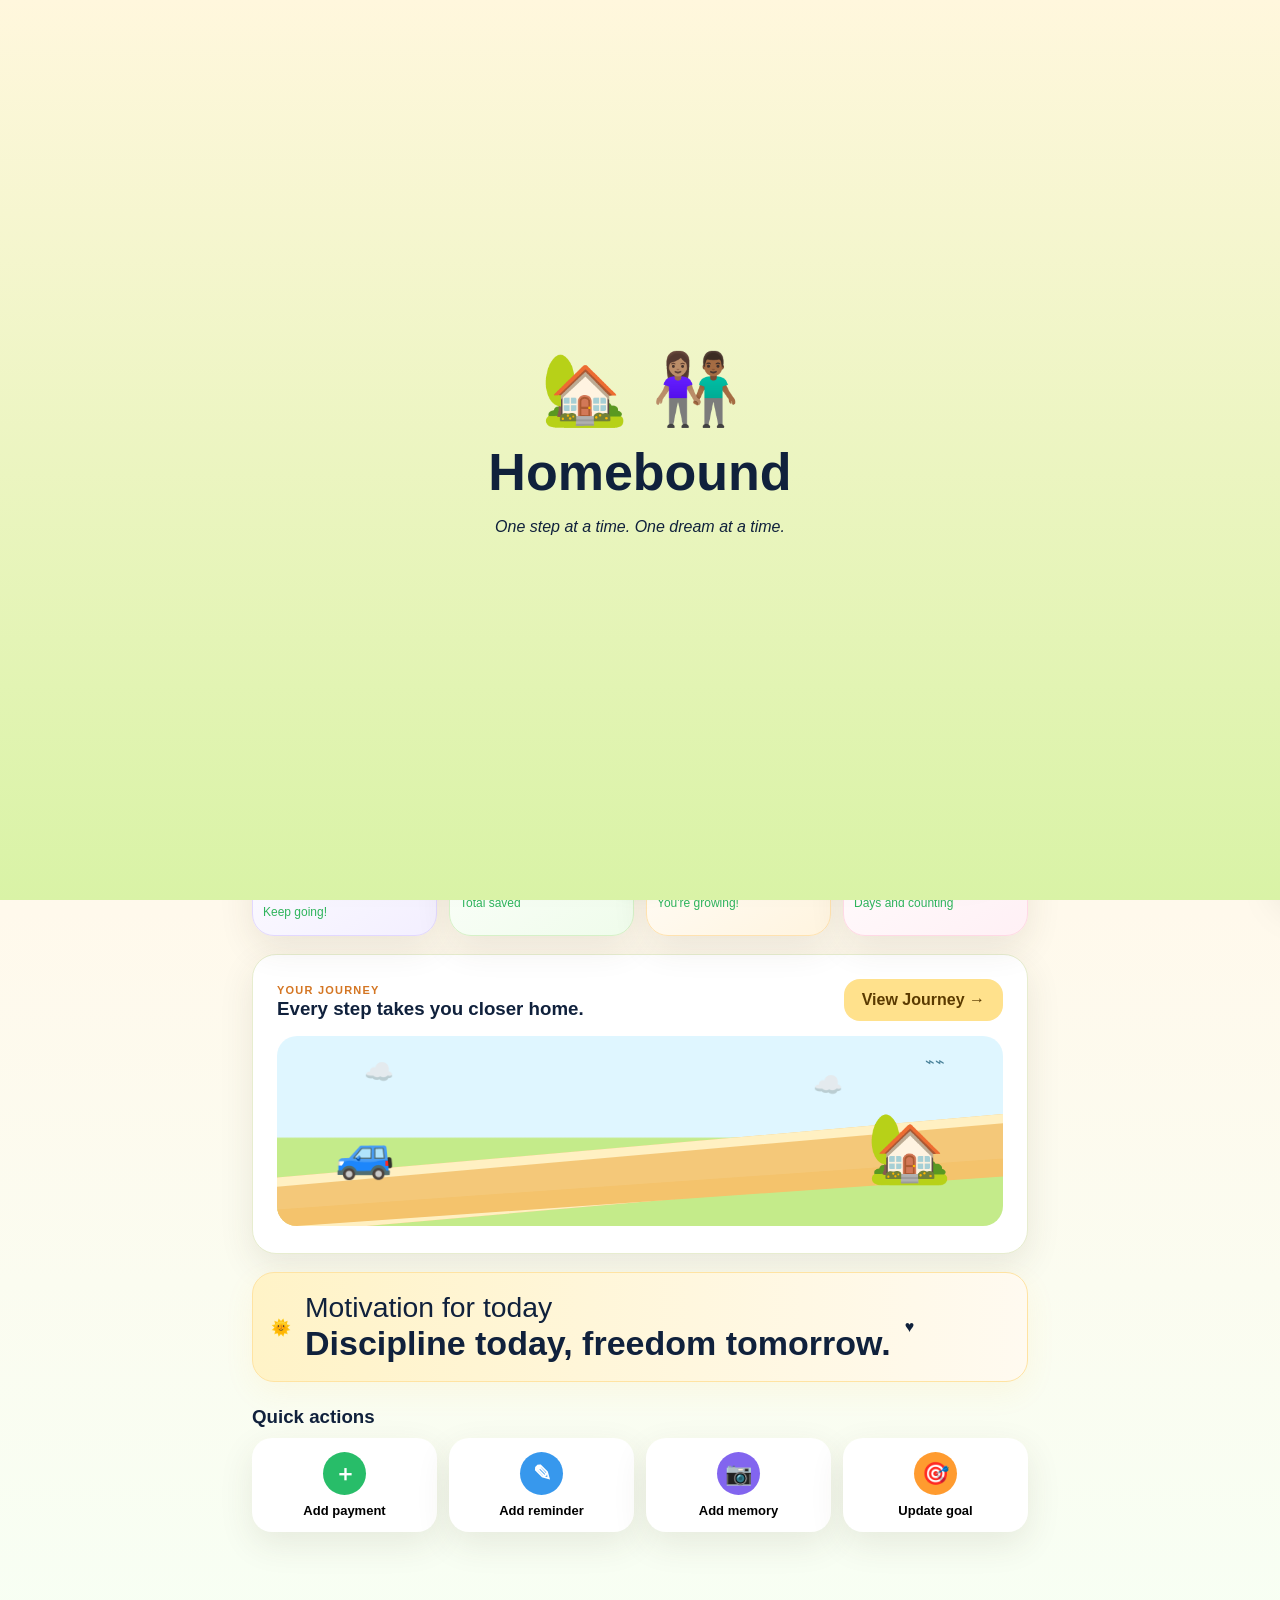
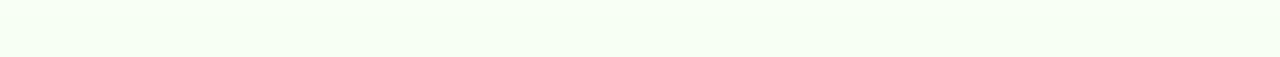
<file: index.html>
<!doctype html>
<html lang="en-AU">
<head>
  <meta charset="utf-8">
  <meta name="viewport" content="width=device-width,initial-scale=1,viewport-fit=cover">
  <meta name="theme-color" content="#fffaf1">
  <meta name="apple-mobile-web-app-capable" content="yes">
  <meta name="apple-mobile-web-app-status-bar-style" content="default">
  <meta name="apple-mobile-web-app-title" content="Homebound">
  <title>Homebound 5.0</title>
  <link rel="manifest" href="manifest.webmanifest">
  <link rel="apple-touch-icon" href="homebound-icon.png">
  <link rel="stylesheet" href="styles.css?v=5.0.0">
</head>
<body>
  <div id="splash" class="splash" aria-hidden="true">
    <div class="splash-world"><span>🏡</span><span class="splash-couple">👩🏽‍🤝‍👨🏾</span></div>
    <h1>Homebound</h1><p>One step at a time. One dream at a time.</p>
  </div>

  <div class="app-shell">
    <header class="topbar">
      <div><h1>Homebound <span class="heart">♥</span></h1><p>One step at a time. One dream at a time.</p></div>
      <button class="icon-button notification-button" id="notificationButton" aria-label="Notifications">🔔<span id="notificationBadge" class="badge-count" hidden>0</span></button>
    </header>

    <div id="recoveryBanner" class="recovery-banner" hidden>
      <div><strong>🛡️ Recovery copy available</strong><span>A previous local version of your data can be restored.</span></div>
      <button id="restoreRecovery" class="button green">Restore</button>
    </div>

    <main id="mainContent">
      <section class="tab-panel" data-tab="journey" hidden>
        <div class="section-heading"><div><h2>Your Journey 🚙</h2><p>Every step takes you closer home. ❤️</p></div></div>
        <article class="next-step-card tappable" data-detail="nextStep"><span>🗓️</span><div><small>Today's next step</small><strong id="nextStepText">Take one small step forward</strong><em id="nextStepDue">Ready when you are</em></div><button class="button green" data-action="quickPayment">Make payment</button></article>
        <div class="journey-scene">
          <div class="sky-birds">⌁　⌁</div><div class="waterfall">💧</div><div class="journey-road"><div id="journeyCar" class="journey-car">🚙</div><div class="you-sign">📍 You are here</div></div>
          <div id="journeyDestinations" class="destination-list"></div>
        </div>
        <div class="three-stats">
          <div><span>📅</span><small>Estimated completion</small><strong id="journeyEstimate">—</strong></div>
          <div><span>🧭</span><small>Journey progress</small><strong id="journeyPercent">0%</strong></div>
          <div><span>⭐</span><small>Total cleared</small><strong id="journeyCleared">$0</strong></div>
        </div>
        <article class="card"><div class="card-title"><h3>Journey highlights</h3><button class="text-button" data-tab-target="wins">View all</button></div><div id="journeyHighlights" class="highlight-row"></div></article>
      </section>

      <section class="tab-panel" data-tab="garden" hidden>
        <div class="section-heading"><div><h2>Your Garden 🌱</h2><p>Every step you take helps something beautiful grow.</p></div></div>
        <div class="four-stats garden-stats">
          <button class="stat-card tappable" data-detail="netWorth"><span>🌿</span><small>Net worth</small><strong id="gardenNetWorth">$0</strong><em>Growing strong!</em></button>
          <button class="stat-card tappable" data-detail="savings"><span>🌱</span><small>Total saved</small><strong id="gardenSavings">$0</strong><em>This is you!</em></button>
          <button class="stat-card tappable" data-detail="growth"><span>🌿</span><small>Growth this month</small><strong id="gardenGrowth">$0</strong><em>Keep it up!</em></button>
          <button class="stat-card tappable" data-detail="gardenLevel"><span>🌸</span><small>Garden level</small><strong id="gardenLevel">Level 1</strong><em>Keep growing!</em></button>
        </div>
        <article id="gardenWorld" class="garden-world level-1">
          <div class="garden-sun">☀️</div><div class="garden-house">🏡</div><div class="garden-pond">🐟</div><div class="garden-butterfly">🦋</div>
          <div id="gardenZones" class="garden-zones"></div>
        </article>
        <article class="card explore-card"><div><strong>Explore & interact</strong><p>Tap around your garden to discover little moments of joy.</p></div><div><button class="round-tap" data-garden-tap="butterfly">🦋</button><button class="round-tap" data-garden-tap="fish">🐠</button><button class="round-tap" data-garden-tap="bee">🐝</button><button class="round-tap" data-garden-tap="bird">🐦</button></div></article>
        <article class="motivation-card">🌞 <div><small>Garden thought</small><strong>Patience, consistency and small steps create the most beautiful gardens.</strong></div>♥</article>
      </section>

      <section class="tab-panel" data-tab="dreams" hidden>
        <div class="section-heading"><div><h2>Your Dreams ⭐</h2><p>Big or small, every dream counts.</p></div><button class="icon-button" data-action="addDream">＋</button></div>
        <article class="dream-hero"><div class="balloons">🎈　🎈</div><blockquote>“Dream it.<br>Plan it.<br>Grow it.<br>Live it.” 💜</blockquote><div class="dream-house">🏡</div></article>
        <div class="four-stats">
          <div><span>⭐</span><small>Total dreams</small><strong id="dreamCount">0</strong></div><div><span>🐷</span><small>Total saved</small><strong id="dreamSaved">$0</strong></div><div><span>📈</span><small>Monthly saving</small><strong id="dreamMonthly">$0</strong></div><div><span>🎯</span><small>On track</small><strong id="dreamOnTrack">0</strong></div>
        </div>
        <div class="card-title"><h3>Your dream collection</h3><button class="text-button" data-action="addDream">Add new</button></div>
        <div id="dreamGrid" class="dream-grid"></div>
        <button class="add-card" data-action="addDream"><span>＋</span><div><strong>Add a new dream</strong><small>Because the next big thing could be yours!</small></div></button>
      </section>

      <section class="tab-panel home-panel active" data-tab="home">
        <article class="welcome-card welcome-hero" aria-labelledby="homeWelcomeTitle">
          <div class="welcome-copy">
            <span class="eyebrow">Your family goals</span>
            <h2 id="homeWelcomeTitle"><span id="greeting">Good evening,<br>welcome home 👋</span></h2>
            <p id="stepsCloser">Every day brings you closer to the life you're building together.</p>
            <span class="encouragement">♥ Keep going, you're doing great!</span>
          </div>
          <div class="family-scene emoji-couple" aria-label="A cheerful illustrated couple in a sunny landscape">
            <span class="scene-sun sun" aria-hidden="true">☀️</span>
            <span class="scene-cloud cloud-a" aria-hidden="true">☁️</span>
            <span class="scene-cloud cloud-b" aria-hidden="true">☁️</span>
            <span class="scene-bird bird" aria-hidden="true">🕊️</span>
            <div class="scene-hill scene-hill-back"></div><div class="scene-hill scene-hill-front"></div>
            <div class="sticker-couple" aria-hidden="true"><span>👩🏽</span><b>♥</b><span>👨🏽‍🦱</span></div>
          </div>
        </article>

        <article class="today-card tappable" data-detail="today">
          <div class="today-icon">🌞</div>
          <div class="today-copy"><small>Today</small><strong id="todayHeadline">A beautiful day to move forward.</strong><p id="todayDetails">No urgent reminders.</p></div>
          <span class="today-arrow">›</span>
        </article>

        <div class="four-stats home-stats">
          <button class="stat-card tappable stat-purple" data-detail="debtCleared"><span>📈</span><small>Journey cleared</small><strong id="homeDebtPercent">0%</strong><div class="micro-progress"><i id="homeDebtBar"></i></div><em>Keep going!</em></button>
          <button class="stat-card tappable stat-green" data-detail="savings"><span>🐷</span><small>Savings</small><strong id="homeSavings">$0</strong><em>Total saved</em></button>
          <button class="stat-card tappable stat-orange" data-detail="netWorth"><span>🪴</span><small>Net worth</small><strong id="homeNetWorth">$0</strong><em>You're growing!</em></button>
          <button class="stat-card tappable stat-pink" data-detail="daysTogether"><span>📅</span><small>Days together</small><strong id="daysTogether">—</strong><em>Days and counting</em></button>
        </div>

        <article class="card journey-preview tappable" data-tab-target="journey">
          <div class="card-title"><div><span class="eyebrow">Your journey</span><h3>Every step takes you closer home.</h3></div><button class="button yellow">View Journey →</button></div>
          <div class="preview-landscape story-landscape"><span class="tiny-cloud cloud-one">☁️</span><span class="tiny-cloud cloud-two">☁️</span><span class="tiny-birds">⌁⌁</span><span class="preview-car" id="previewCar">🚙</span><span class="preview-home">🏡</span></div>
          <div id="previewMilestones" class="preview-milestones"></div>
        </article>

        <article class="motivation-card">🌞 <div><small>Motivation for today</small><strong id="dailyMotivation">Discipline today, freedom tomorrow.</strong></div><span>♥</span></article>

        <section class="quick-actions-panel">
          <h3 class="subheading">Quick actions</h3>
          <div class="quick-actions">
            <button data-action="quickPayment"><span class="qa-green">＋</span>Add payment</button>
            <button data-action="addReminder"><span class="qa-blue">✎</span>Add reminder</button>
            <button data-action="addMemory"><span class="qa-purple">📷</span>Add memory</button>
            <button data-action="addDream"><span class="qa-orange">🎯</span>Update goal</button>
          </div>
        </section>
      </section>

      <section class="tab-panel" data-tab="adventures" hidden>
        <div class="section-heading"><div><h2>🌊 Adventures</h2><p>Explore the world. Collect memories that last a lifetime.</p></div><button class="icon-button" data-action="addTrip">＋</button></div>
        <article class="adventure-hero"><blockquote>“Collect moments,<br>not things.” 💜</blockquote><div class="xuv">🚙</div><div class="camp-couple">👩🏽‍🤝‍👨🏾</div></article>
        <div class="four-stats"><div><span>🧳</span><small>Trips taken</small><strong id="tripCount">0</strong></div><div><span>🌍</span><small>Places visited</small><strong id="placeCount">0</strong></div><div><span>💼</span><small>Total spent</small><strong id="tripSpent">$0</strong></div><div><span>📸</span><small>Memories</small><strong id="tripMemories">0</strong></div></div>
        <article class="passport card"><div class="passport-cover"><strong>HOMEBOUND<br>ADVENTURES<br>PASSPORT</strong><span>🌐</span></div><div id="passportStamps" class="passport-pages"></div></article>
        <div class="card-title"><h3>Your adventures</h3><button class="text-button" data-action="addTrip">Plan new trip</button></div><div id="tripGrid" class="trip-grid"></div>
        <article class="card next-adventure tappable" data-detail="nextTrip"><div><h3>Plan your next adventure</h3><p>Dream it. Plan it. Save for it. Make it happen.</p><div class="progress"><i id="tripProgress"></i></div><small id="tripProgressLabel">No next-trip goal yet</small></div><span>🗺️📷</span></article>
      </section>

      <section class="tab-panel" data-tab="memories" hidden>
        <div class="section-heading"><div><h2>📖 Memories</h2><p>Relive the moments. Cherish our story forever.</p></div><button class="icon-button" data-action="addMemory">＋</button></div>
        <article class="memory-hero"><blockquote>“It's not about what we have,<br>it's about the memories we create together.” ❤️</blockquote><div>👩🏽‍🤝‍👨🏾</div></article>
        <div class="five-stats"><div><span>📷</span><small>Moments</small><strong id="memoryCount">0</strong></div><div><span>🖼️</span><small>Photos</small><strong id="photoCount">0</strong></div><div><span>📍</span><small>Places</small><strong id="memoryPlaces">0</strong></div><div><span>❤️</span><small>Years together</small><strong id="yearsTogether">—</strong></div><div><span>📓</span><small>Journal entries</small><strong id="journalCount">0</strong></div></div>
        <div class="card-title"><h3>Our story timeline</h3><button class="text-button" data-action="addMemory">Add moment</button></div>
        <div class="year-filters" id="memoryFilters"><button class="active" data-year="all">All</button></div>
        <div id="memoryTimeline" class="memory-timeline"></div>
      </section>

      <section class="tab-panel" data-tab="wins" hidden>
        <div class="section-heading"><div><h2>🏆 Wins</h2><p>Celebrate every win, big or small. We did it!</p></div><button class="icon-button" data-action="addWin">＋</button></div>
        <article class="wins-hero"><blockquote>“Small wins today,<br>big freedom tomorrow.” ⭐</blockquote><div>👩🏽‍🤝‍👨🏾🙌</div></article>
        <div class="five-stats"><div><span>🏆</span><small>Total wins</small><strong id="winCount">0</strong></div><div><span>🎄</span><small>Milestones</small><strong id="milestoneCount">0</strong></div><div><span>📈</span><small>Goals achieved</small><strong id="goalsAchieved">0</strong></div><div><span>❤️</span><small>Days in a row</small><strong id="streakDays">0</strong></div><div><span>🥇</span><small>Streaks going</small><strong id="streakCount">0</strong></div></div>
        <div class="category-filters" id="winFilters"><button class="active" data-category="all">All</button><button data-category="Financial">Financial</button><button data-category="Life">Life</button><button data-category="Travel">Travel</button><button data-category="Relationship">Relationship</button></div>
        <div id="winGrid" class="win-grid"></div>
        <article class="card streak-card"><h3>Your win streaks</h3><div id="streakGrid" class="streak-grid"></div></article>
      </section>
    </main>

    <nav class="bottom-nav" aria-label="Main navigation">
      <button data-tab-target="journey"><span>🚙</span><small>Journey</small></button>
      <button data-tab-target="garden"><span>🌿</span><small>Garden</small></button>
      <button data-tab-target="dreams"><span>⭐</span><small>Dreams</small></button>
      <button class="home-nav active" data-tab-target="home"><span>🏠</span><small>Home</small></button>
      <button data-tab-target="adventures"><span>🌊</span><small>Adventures</small></button>
      <button data-tab-target="memories"><span>📖</span><small>Memories</small></button>
      <button data-tab-target="wins"><span>🏆</span><small>Wins</small></button>
    </nav>
  </div>

  <dialog id="detailDialog" class="modal"><form method="dialog"><button class="modal-close" value="cancel">×</button><div id="detailContent"></div></form></dialog>
  <dialog id="formDialog" class="modal"><form id="dynamicForm" method="dialog"><button class="modal-close" value="cancel">×</button><div id="formContent"></div><div class="modal-actions"><button value="cancel" class="button secondary">Cancel</button><button id="formSave" value="default" class="button green">Save</button></div></form></dialog>
  <aside id="notificationDrawer" class="drawer" aria-hidden="true"><div class="drawer-header"><div><h2>Notifications</h2><p>What matters today.</p></div><button id="closeNotifications" class="icon-button">×</button></div><div id="notificationList"></div><div class="drawer-tools"><button class="button secondary" data-action="backup">Data & backup</button></div><button class="add-card" data-action="addReminder"><span>＋</span><div><strong>Add reminder</strong><small>Payments, life events, travel and dreams.</small></div></button></aside>
  <div id="toast" class="toast" role="status"></div><div id="celebrationLayer" class="celebration-layer"></div>
  <input id="photoPicker" type="file" accept="image/*" hidden>
  <script src="app.js?v=5.0.0"></script>
</body>
</html>
</file>
<file: styles.css>
:root{--ink:#10213c;--muted:#687386;--cream:#fffaf1;--card:#fff;--green:#2fb45c;--green-soft:#eaf9df;--yellow:#ffc84c;--purple:#8c62e8;--pink:#ff6f91;--blue:#4b9ced;--orange:#ff8c32;--shadow:0 12px 34px rgba(68,55,36,.10);--radius:24px;--safe-bottom:env(safe-area-inset-bottom,0px)}*{box-sizing:border-box}html{background:var(--cream);color:var(--ink);font-family:-apple-system,BlinkMacSystemFont,"Segoe UI",sans-serif}body{margin:0;background:radial-gradient(circle at 80% 0,#fff7d8 0,transparent 28%),var(--cream);min-height:100vh}.app-shell{max-width:760px;margin:0 auto;padding:24px 22px calc(125px + var(--safe-bottom))}.topbar{display:flex;justify-content:space-between;align-items:center;margin:10px 0 22px}.topbar h1{font-size:clamp(34px,8vw,48px);margin:0;letter-spacing:-2px}.topbar p{margin:3px 0;color:var(--ink);font-style:italic}.heart{color:var(--pink)}button{font:inherit}.icon-button{border:0;background:#fff;width:52px;height:52px;border-radius:18px;box-shadow:var(--shadow);font-size:24px;cursor:pointer;position:relative}.badge-count{position:absolute;right:-5px;top:-7px;background:#ef4141;color:white;border-radius:99px;padding:3px 7px;font-size:12px;border:2px solid white}.recovery-banner{display:flex;align-items:center;justify-content:space-between;gap:14px;padding:16px 18px;background:linear-gradient(90deg,#f1ffe9,#fff);border:1px solid #b8e48f;border-radius:22px;margin-bottom:22px}.recovery-banner strong,.recovery-banner span{display:block}.recovery-banner span{font-size:13px;color:#3b6c43;margin-top:4px}.button{border:0;border-radius:16px;padding:12px 18px;font-weight:800;cursor:pointer}.button.green{background:linear-gradient(135deg,#36c66a,#149b49);color:white}.button.yellow{background:#ffe18c;color:#5a3a00}.button.secondary{background:#edf0f4;color:var(--ink)}.text-button{border:0;background:transparent;color:#6536c6;font-weight:700;cursor:pointer}.tab-panel{animation:fadeUp .35s ease}.section-heading{display:flex;justify-content:space-between;align-items:center;margin:10px 2px 20px}.section-heading h2{font-size:32px;margin:0;letter-spacing:-1px}.section-heading p{margin:4px 0;color:var(--muted)}.welcome-hero{display:grid;grid-template-columns:1.05fr .95fr;min-height:285px;align-items:center;position:relative;border-radius:32px;background:linear-gradient(180deg,#fff 0,#fff8e9 58%,#e9f8c8 100%);overflow:hidden;padding:22px;margin-bottom:18px}.welcome-hero:after{content:"";position:absolute;left:-3%;right:-3%;bottom:-50px;height:120px;border-radius:50%;background:#bce96d}.welcome-copy{z-index:2}.welcome-copy h2{font-size:clamp(30px,8vw,44px);line-height:1.08;margin:0 0 15px}.welcome-copy p{color:#34445d;line-height:1.5}.welcome-copy>span{display:inline-block;background:#fff3ef;border-radius:999px;padding:10px 13px;font-size:13px}.emoji-couple{position:relative;z-index:2;display:flex;align-items:flex-end;justify-content:center;height:230px}.emoji-couple .couple{font-size:112px;filter:drop-shadow(0 10px 12px rgba(0,0,0,.08));animation:bob 4s ease-in-out infinite}.emoji-couple .sun{position:absolute;font-size:42px;left:5%;top:20px;animation:spin 14s linear infinite}.emoji-couple .bird{position:absolute;right:5%;top:36px;font-size:28px;animation:fly 5s ease-in-out infinite}.four-stats,.five-stats{display:grid;gap:12px;margin:18px 0}.four-stats{grid-template-columns:repeat(4,1fr)}.five-stats{grid-template-columns:repeat(5,1fr)}.four-stats>div,.five-stats>div,.stat-card{border:0;background:#fff;border-radius:22px;padding:16px 10px;text-align:center;box-shadow:var(--shadow);min-width:0}.four-stats span,.five-stats span,.stat-card span{font-size:25px;display:block;margin-bottom:8px}.four-stats small,.five-stats small,.stat-card small{display:block;color:#4e5869}.four-stats strong,.five-stats strong,.stat-card strong{display:block;font-size:clamp(17px,4vw,25px);margin-top:8px}.stat-card em{display:block;color:var(--green);font-style:normal;font-size:12px;margin-top:9px}.tappable{cursor:pointer;transition:transform .2s ease,box-shadow .2s ease}.tappable:active{transform:scale(.98)}.card{background:#fff;border-radius:var(--radius);padding:20px;box-shadow:var(--shadow);margin:18px 0}.card-title{display:flex;justify-content:space-between;align-items:center;gap:12px}.card-title h3{margin:0}.card-title p{margin:3px 0;color:var(--muted)}.preview-landscape{height:145px;border-radius:20px;margin:15px 0 3px;background:linear-gradient(#dff5ff 0 50%,#b7e774 51% 100%);position:relative;overflow:hidden}.preview-landscape:after{content:"";position:absolute;bottom:24px;left:0;right:0;height:18px;background:#f4c36c;transform:skewY(-4deg)}.preview-car{position:absolute;z-index:2;bottom:34px;left:var(--progress,8%);font-size:39px;transition:left .7s ease}.preview-home{position:absolute;right:7%;bottom:30px;font-size:55px;z-index:2}.preview-milestones{display:flex;justify-content:space-between;font-size:10px;color:var(--muted)}.preview-milestones span{max-width:16%;text-align:center}.today-card{display:flex;align-items:center;gap:15px;border-radius:22px;background:#fff;padding:18px;box-shadow:var(--shadow);margin:17px 0}.today-icon{font-size:38px}.today-card small,.today-card strong,.today-card p{display:block}.today-card p{margin:5px 0;color:var(--muted)}.motivation-card{display:flex;gap:14px;align-items:center;padding:18px;background:linear-gradient(90deg,#fff3c7,#fffaf0);border-radius:22px;margin:18px 0}.motivation-card>:first-child{font-size:34px}.motivation-card small,.motivation-card strong{display:block}.subheading{margin:22px 0 10px}.quick-actions{display:grid;grid-template-columns:repeat(4,1fr);gap:12px}.quick-actions button{background:#fff;border:0;border-radius:20px;padding:14px 5px;box-shadow:var(--shadow);font-size:12px;font-weight:700}.quick-actions span{display:grid;place-items:center;width:43px;height:43px;margin:0 auto 8px;border-radius:50%;background:#eef5ff;font-size:22px}.next-step-card{display:flex;align-items:center;gap:12px;background:#fff;padding:14px;border-radius:20px;box-shadow:var(--shadow);margin-bottom:15px}.next-step-card>span{font-size:28px}.next-step-card>div{flex:1}.next-step-card small,.next-step-card strong,.next-step-card em{display:block}.next-step-card small{color:#d46a18}.next-step-card em{color:var(--green);font-size:12px;font-style:normal}.journey-scene{min-height:680px;border-radius:30px;background:linear-gradient(#dff5ff 0 24%,#b4db7f 25% 100%);position:relative;overflow:hidden;padding:32px 16px}.journey-scene:before{content:"";position:absolute;inset:24% -35% -20%;background:#dfba7d;border-radius:46%;transform:rotate(-18deg);border:18px solid #f4e7ca}.journey-road{position:absolute;inset:25% 0 0}.journey-car{position:absolute;left:52%;top:42%;font-size:52px;z-index:4;animation:carBounce 1.3s ease-in-out infinite}.you-sign{position:absolute;left:55%;top:62%;background:#9b6026;color:white;border:4px solid #72451d;padding:8px;border-radius:10px;transform:rotate(-2deg);z-index:3}.sky-birds{position:absolute;right:12%;top:10%;color:#4d8ba6}.waterfall{position:absolute;right:10%;top:27%;font-size:42px}.destination-list{position:relative;z-index:5;display:flex;flex-direction:column;gap:12px;width:56%}.destination-card{display:grid;grid-template-columns:48px 1fr;gap:10px;align-items:center;border:0;text-align:left;background:rgba(255,255,255,.96);padding:12px;border-radius:18px;box-shadow:var(--shadow)}.destination-card .place-art{font-size:36px}.destination-card small,.destination-card strong{display:block}.destination-card small{color:var(--muted)}.destination-card .progress{margin-top:7px}.progress{height:8px;border-radius:99px;background:#e7e7e7;overflow:hidden}.progress i{display:block;height:100%;width:0;background:linear-gradient(90deg,var(--green),#75d779);border-radius:inherit}.three-stats{display:grid;grid-template-columns:repeat(3,1fr);gap:12px;background:#fff;padding:18px;border-radius:22px;box-shadow:var(--shadow);margin:18px 0}.three-stats div{text-align:center}.three-stats span,.three-stats small,.three-stats strong{display:block}.three-stats small{color:var(--muted);font-size:11px}.highlight-row{display:grid;grid-template-columns:1fr 1fr;gap:12px}.highlight-row>div{padding:14px;border-radius:16px;background:#fff7e8}.garden-world{height:700px;border-radius:32px;position:relative;overflow:hidden;background:linear-gradient(#dff7ff 0 22%,#b9e371 23% 100%);box-shadow:var(--shadow);transition:filter .5s ease}.garden-world:before{content:"";position:absolute;inset:30% 35% -10% 35%;background:#ead7a5;transform:rotate(8deg);border-radius:50%}.garden-world.level-1{filter:saturate(.75)}.garden-world.level-2{filter:saturate(.9)}.garden-world.level-3{filter:saturate(1.05)}.garden-world.level-4{filter:saturate(1.18)}.garden-world.level-5{filter:saturate(1.3) brightness(1.03)}.garden-sun{position:absolute;right:11%;top:8%;font-size:53px;animation:spin 18s linear infinite}.garden-house{position:absolute;right:11%;top:23%;font-size:75px}.garden-pond{position:absolute;left:34%;bottom:23%;font-size:64px}.garden-butterfly{position:absolute;left:14%;top:48%;font-size:32px;animation:fly 4s ease-in-out infinite}.garden-zones{position:absolute;inset:0}.zone-card{position:absolute;border:0;background:rgba(255,255,255,.94);padding:10px 13px;border-radius:15px;box-shadow:var(--shadow);font-weight:800}.zone-card small{display:block;color:var(--muted);font-weight:500}.zone-card:nth-child(1){left:7%;top:35%}.zone-card:nth-child(2){right:5%;bottom:18%}.zone-card:nth-child(3){left:7%;bottom:35%}.zone-card:nth-child(4){left:38%;top:48%}.zone-card:nth-child(5){right:5%;top:42%}.zone-card:nth-child(6){right:7%;top:27%}.zone-card:nth-child(7){left:7%;bottom:14%}.zone-card.locked{opacity:.65;filter:grayscale(.7)}.explore-card{display:flex;justify-content:space-between;align-items:center;gap:10px}.explore-card p{margin:4px 0;color:var(--muted)}.round-tap{border:0;background:#fff3df;border-radius:50%;width:43px;height:43px;font-size:22px}.dream-hero,.adventure-hero,.memory-hero,.wins-hero{height:260px;border-radius:30px;position:relative;overflow:hidden;margin-bottom:18px;box-shadow:var(--shadow)}.dream-hero{background:linear-gradient(#f1c5d2,#ffd2b0 42%,#b8dd83)}.dream-hero blockquote,.adventure-hero blockquote,.memory-hero blockquote,.wins-hero blockquote{position:absolute;z-index:2;background:rgba(255,255,255,.88);padding:16px;border-radius:17px;font-size:20px;line-height:1.5}.dream-hero blockquote{left:20px;top:75px}.dream-house{position:absolute;right:12%;bottom:8%;font-size:92px}.balloons{position:absolute;right:10%;top:12%;font-size:50px}.dream-grid,.trip-grid,.win-grid{display:grid;grid-template-columns:repeat(2,1fr);gap:14px}.dream-card,.trip-card,.win-card{border:0;background:#fff;border-radius:20px;overflow:hidden;box-shadow:var(--shadow);text-align:left}.dream-visual,.trip-visual{height:130px;display:grid;place-items:center;font-size:66px;background:linear-gradient(135deg,#ffd6ba,#c7d8ff)}.dream-card-body,.trip-card-body,.win-card{padding:13px}.dream-card strong,.dream-card small,.trip-card strong,.trip-card small{display:block}.dream-card small,.trip-card small{color:var(--muted)}.dream-card .progress,.trip-card .progress{margin-top:10px}.add-card{width:100%;display:flex;gap:14px;align-items:center;border:2px dashed #c9bbec;background:#fff;padding:18px;border-radius:20px;color:var(--ink);margin:18px 0;text-align:left}.add-card>span{display:grid;place-items:center;background:var(--purple);color:white;width:43px;height:43px;border-radius:50%;font-size:24px}.add-card strong,.add-card small{display:block}.add-card small{color:var(--muted)}.adventure-hero{background:linear-gradient(#fdd7b1,#ffd49b 46%,#7199a3)}.adventure-hero blockquote{left:18px;top:55px}.xuv{position:absolute;font-size:100px;left:12%;bottom:7%}.camp-couple{position:absolute;font-size:60px;right:10%;bottom:7%}.passport{display:grid;grid-template-columns:38% 62%;padding:0;overflow:hidden}.passport-cover{background:#123553;color:#f2d78d;padding:22px;display:flex;flex-direction:column;justify-content:center;gap:20px}.passport-cover span{font-size:50px}.passport-pages{padding:15px;display:grid;grid-template-columns:repeat(2,1fr);gap:8px;background:#fffdf3}.stamp{border:2px dashed #c7b68c;border-radius:13px;padding:10px;text-align:center;font-size:12px}.stamp span{display:block;font-size:30px}.next-adventure{display:flex;justify-content:space-between;align-items:center}.next-adventure>span{font-size:54px}.memory-hero{background:linear-gradient(#ffcf9d,#8b694f)}.memory-hero blockquote{left:16px;top:32px;max-width:55%}.memory-hero>div{position:absolute;right:11%;bottom:10%;font-size:88px}.year-filters,.category-filters{display:flex;gap:8px;overflow:auto;padding:5px 0 13px}.year-filters button,.category-filters button{border:1px solid #e8e1d7;background:white;border-radius:999px;padding:9px 17px;white-space:nowrap}.year-filters button.active,.category-filters button.active{background:var(--purple);color:white}.memory-timeline{position:relative;padding-left:30px}.memory-timeline:before{content:"";position:absolute;left:10px;top:0;bottom:0;width:3px;background:#d9ccef}.memory-item{position:relative;background:#fff;border-radius:20px;padding:15px;margin:0 0 15px;box-shadow:var(--shadow)}.memory-item:before{content:"";position:absolute;left:-26px;top:25px;width:13px;height:13px;border-radius:50%;background:var(--purple);border:3px solid var(--cream)}.memory-item header{display:flex;justify-content:space-between}.memory-thumb{width:100%;max-height:230px;object-fit:cover;border-radius:15px;margin-top:10px}.wins-hero{background:linear-gradient(#ffd9ad,#7da061)}.wins-hero blockquote{left:16px;top:48px}.wins-hero>div{position:absolute;right:10%;bottom:9%;font-size:84px}.win-card{position:relative}.win-card .win-icon{font-size:46px}.win-card small{color:var(--muted);display:block}.streak-grid{display:grid;grid-template-columns:repeat(3,1fr);gap:12px}.streak-grid>div{background:#fff7e9;border-radius:17px;padding:13px}.streak-dots{color:var(--green);letter-spacing:2px;font-size:11px}.bottom-nav{position:fixed;z-index:20;bottom:calc(12px + var(--safe-bottom));left:50%;transform:translateX(-50%);width:min(720px,calc(100% - 22px));display:grid;grid-template-columns:repeat(7,1fr);align-items:end;background:rgba(255,255,255,.94);backdrop-filter:blur(18px);border:1px solid rgba(225,214,199,.8);border-radius:28px;padding:10px 7px;box-shadow:0 16px 45px rgba(45,39,29,.18)}.bottom-nav button{border:0;background:transparent;color:#606777;padding:6px 1px}.bottom-nav span,.bottom-nav small{display:block}.bottom-nav span{font-size:23px;transition:transform .2s}.bottom-nav small{font-size:9px;margin-top:4px}.bottom-nav button.active{color:#f18a12;font-weight:800}.bottom-nav button.active span{transform:translateY(-3px) scale(1.12)}.bottom-nav .home-nav{background:#fff;border-radius:50%;width:72px;height:72px;margin:-28px auto -3px;box-shadow:0 8px 25px rgba(255,166,41,.25);border:1px solid #ffe0a4}.bottom-nav .home-nav span{font-size:31px}.modal{border:0;border-radius:26px;padding:0;width:min(610px,calc(100% - 26px));max-height:85vh;box-shadow:0 25px 80px rgba(0,0,0,.25)}.modal::backdrop{background:rgba(21,30,45,.45);backdrop-filter:blur(4px)}.modal form{padding:24px;position:relative}.modal-close{position:absolute;right:13px;top:12px;border:0;border-radius:50%;width:38px;height:38px;font-size:26px;background:#f1f2f4}.detail-hero{border-radius:21px;padding:22px;background:linear-gradient(135deg,#eaf9de,#fff2d8);font-size:45px;margin-bottom:16px}.detail-grid{display:grid;grid-template-columns:1fr 1fr;gap:11px}.detail-box{background:#f7f8fa;padding:14px;border-radius:15px}.detail-box small,.detail-box strong{display:block}.detail-box small{color:var(--muted)}.detail-list{list-style:none;padding:0}.detail-list li{padding:12px;border-bottom:1px solid #eee}.form-grid{display:grid;grid-template-columns:1fr 1fr;gap:13px}.field{display:flex;flex-direction:column;gap:6px}.field.full{grid-column:1/-1}.field input,.field select,.field textarea{padding:13px;border:1px solid #dcdfe4;border-radius:13px;font:inherit}.field textarea{min-height:90px}.modal-actions{display:flex;justify-content:flex-end;gap:10px;margin-top:18px}.drawer{position:fixed;z-index:40;right:0;top:0;bottom:0;width:min(430px,92vw);background:#fffaf2;padding:22px;box-shadow:-15px 0 45px rgba(0,0,0,.18);transform:translateX(105%);transition:transform .3s ease;overflow:auto}.drawer.open{transform:none}.drawer-header{display:flex;justify-content:space-between}.notification-item{background:white;padding:14px;border-radius:17px;margin:10px 0;box-shadow:var(--shadow)}.notification-item.overdue{border-left:5px solid #ee5a5a}.notification-item.today{border-left:5px solid var(--orange)}.notification-item small{color:var(--muted)}.toast{position:fixed;z-index:100;left:50%;bottom:130px;transform:translate(-50%,20px);background:#14243d;color:white;padding:12px 18px;border-radius:99px;opacity:0;pointer-events:none;transition:.25s}.toast.show{opacity:1;transform:translate(-50%,0)}.celebration-layer{position:fixed;inset:0;pointer-events:none;z-index:90;overflow:hidden}.confetti{position:absolute;top:-20px;animation:fall var(--duration) linear forwards;font-size:20px}.splash{position:fixed;inset:0;z-index:200;background:linear-gradient(#fff7dd,#d9f3a6);display:grid;place-content:center;text-align:center;transition:opacity .55s,visibility .55s}.splash.hide{opacity:0;visibility:hidden}.splash h1{font-size:52px;margin:12px 0 0}.splash p{font-style:italic}.splash-world{font-size:70px;display:flex;justify-content:center;gap:24px}.splash-couple{animation:walkIn 1.2s ease both}@keyframes fadeUp{from{opacity:0;transform:translateY(12px)}}@keyframes bob{50%{transform:translateY(-6px)}}@keyframes spin{to{transform:rotate(360deg)}}@keyframes fly{50%{transform:translate(12px,-8px)}}@keyframes carBounce{50%{transform:translateY(-4px)}}@keyframes walkIn{from{transform:translateX(-80px);opacity:0}}@keyframes fall{to{transform:translate(var(--drift),105vh) rotate(720deg)}}
@media(max-width:640px){.app-shell{padding:16px 14px 120px}.topbar h1{font-size:36px}.welcome-hero{grid-template-columns:1fr;min-height:430px}.emoji-couple{position:absolute;right:-12px;bottom:2px;opacity:.96}.welcome-copy{align-self:start}.welcome-copy p{max-width:63%}.four-stats{grid-template-columns:repeat(2,1fr)}.five-stats{grid-template-columns:repeat(3,1fr)}.quick-actions{grid-template-columns:repeat(2,1fr)}.destination-list{width:67%}.journey-scene{height:720px}.garden-world{height:650px}.passport{grid-template-columns:1fr}.passport-cover{min-height:160px}.bottom-nav small{font-size:8px}.bottom-nav span{font-size:20px}.bottom-nav .home-nav{width:63px;height:63px}.form-grid{grid-template-columns:1fr}.field.full{grid-column:auto}.streak-grid{grid-template-columns:1fr}.detail-grid{grid-template-columns:1fr 1fr}}
@media(max-width:390px){.app-shell{padding-left:10px;padding-right:10px}.bottom-nav{width:calc(100% - 10px)}.bottom-nav small{font-size:7px}.bottom-nav span{font-size:18px}.four-stats{gap:8px}.four-stats>div,.stat-card{padding:12px 6px}.welcome-copy h2{font-size:30px}.emoji-couple .couple{font-size:96px}}
@media(prefers-reduced-motion:reduce){*,*:before,*:after{animation:none!important;transition:none!important;scroll-behavior:auto!important}}

/* Homebound 5.0 storybook refinement */
:root{--hb-lavender:#7c64ef;--hb-mint:#27bd6d;--hb-sun:#ffb12c;--hb-rose:#ff6f9a;--hb-sky:#dff5ff}
body{background:linear-gradient(180deg,#fffdf7 0,#fff9ec 55%,#f7fff4 100%)}
.app-shell{max-width:820px}
.topbar{position:sticky;top:0;z-index:30;padding:10px 0;background:linear-gradient(180deg,rgba(255,253,247,.98),rgba(255,253,247,.82),transparent);backdrop-filter:blur(8px)}
.welcome-card{box-shadow:0 20px 55px rgba(69,61,45,.12);border:1px solid rgba(237,220,185,.75)}
.welcome-hero{grid-template-columns:1.05fr .95fr;min-height:330px;padding:30px;background:linear-gradient(180deg,#fff 0,#fff9e7 50%,#e4f6bc 100%)}
.welcome-hero:after{height:145px;bottom:-70px;background:linear-gradient(180deg,#c7eb85,#9dd95e)}
.eyebrow{text-transform:uppercase;letter-spacing:.11em;font-size:11px;font-weight:900;color:#d47623}
.welcome-copy h2{font-size:clamp(34px,7.8vw,50px);letter-spacing:-1.6px;margin-top:8px}
.encouragement{background:#fff1ef!important;color:#b64c63;font-weight:800}
.family-scene{position:relative;min-height:270px;overflow:hidden}
.scene-cloud{position:absolute;font-size:34px;opacity:.82;animation:cloudDrift 9s ease-in-out infinite}.cloud-a{top:30px;left:3%}.cloud-b{top:60px;right:3%;animation-delay:-4s}.scene-hill{position:absolute;left:-15%;right:-15%;border-radius:50% 50% 0 0}.scene-hill-back{height:115px;bottom:15px;background:#b9e977}.scene-hill-front{height:90px;bottom:-10px;background:#8fd457}
.sticker-couple{position:absolute;z-index:4;left:50%;bottom:24px;transform:translateX(-50%);display:flex;align-items:center;gap:4px;font-size:72px;filter:drop-shadow(0 11px 9px rgba(66,57,37,.16));animation:bob 4.2s ease-in-out infinite}.sticker-couple b{font-size:24px;color:var(--pink);align-self:center}.emoji-couple .couple{display:none}
.today-card{border:1px solid #f2e6cb;background:linear-gradient(90deg,#fff,#fffaf0);min-height:94px}.today-copy{flex:1}.today-arrow{font-size:34px;color:#c1ad8b}.today-card strong{font-size:17px}
.home-stats .stat-card{border:1px solid transparent;min-height:150px;display:flex;flex-direction:column;justify-content:center}.stat-purple{background:linear-gradient(145deg,#fff,#f3efff)!important;border-color:#e2d8ff!important}.stat-green{background:linear-gradient(145deg,#fff,#effceb)!important;border-color:#d6f1c8!important}.stat-orange{background:linear-gradient(145deg,#fff,#fff4df)!important;border-color:#ffe2b0!important}.stat-pink{background:linear-gradient(145deg,#fff,#fff0f5)!important;border-color:#ffd9e5!important}
.micro-progress{height:7px;border-radius:99px;background:#e7e0f8;margin:10px auto 1px;width:78%;overflow:hidden}.micro-progress i{display:block;height:100%;width:0;background:linear-gradient(90deg,#8c62e8,#b48fff);border-radius:inherit;transition:width .7s ease}
.journey-preview{padding:24px;border:1px solid #e7edcf}.story-landscape{height:190px;background:linear-gradient(#dff6ff 0 53%,#c4eb8a 54% 100%)}.story-landscape:before{content:"";position:absolute;left:-10%;right:-10%;bottom:24px;height:38px;background:#f4c879;transform:rotate(-5deg);border-top:9px solid #fff0c2;border-bottom:9px solid #fff0c2}.tiny-cloud{position:absolute;font-size:24px}.cloud-one{left:12%;top:22px}.cloud-two{right:22%;top:35px}.tiny-birds{position:absolute;right:8%;top:16px;color:#4b839b}.preview-car{font-size:48px;bottom:44px}.preview-home{font-size:68px;bottom:38px}
.motivation-card{border:1px solid #ffe3a2;box-shadow:0 10px 30px rgba(236,174,53,.08)}
.quick-actions-panel{margin-top:24px}.quick-actions button{min-height:92px;font-size:13px}.quick-actions span{color:white}.quick-actions .qa-green{background:#28bd69}.quick-actions .qa-blue{background:#3798ed}.quick-actions .qa-purple{background:#8265ef}.quick-actions .qa-orange{background:#ff9b2f}
.drawer-tools{padding:12px 0 2px}.drawer-tools .button{width:100%}

/* Each chapter gets a distinct happy atmosphere */
[data-tab="journey"]{--chapter:#fff5dd}.journey-scene{box-shadow:0 18px 50px rgba(82,96,51,.14);border:1px solid #dcebbd;background:linear-gradient(#dff6ff 0 24%,#bfe47f 25% 100%)}
.destination-card{border:1px solid #e9e1cc;transition:transform .2s ease}.destination-card:hover{transform:translateY(-2px)}
[data-tab="garden"] .section-heading h2{color:#16834b}.garden-world{border:1px solid #d4e9ae;box-shadow:0 20px 58px rgba(63,112,48,.16)}
[data-tab="dreams"] .section-heading h2{color:#6848d5}.dream-card{border:1px solid #e6ddff}.dream-hero{box-shadow:0 18px 50px rgba(112,80,183,.16)}
[data-tab="adventures"] .section-heading h2{color:#237fbd}.adventure-hero{box-shadow:0 18px 50px rgba(42,131,177,.15)}
[data-tab="memories"] .section-heading h2{color:#c75d78}.memory-hero{box-shadow:0 18px 50px rgba(194,95,122,.13)}
[data-tab="wins"] .section-heading h2{color:#b27a0d}.wins-hero{box-shadow:0 18px 50px rgba(202,157,47,.16)}
.bottom-nav{background:rgba(255,255,255,.96);border-top:1px solid #eee6d8;box-shadow:0 -10px 35px rgba(52,42,28,.09);backdrop-filter:blur(16px)}
.bottom-nav button{transition:transform .2s ease,background .2s ease}.bottom-nav button.active{transform:translateY(-5px)}.bottom-nav .home-nav{background:linear-gradient(145deg,#64cd78,#2aaf5b);color:white;box-shadow:0 10px 24px rgba(39,166,85,.28)}
@keyframes cloudDrift{0%,100%{transform:translateX(0)}50%{transform:translateX(14px)}}
@media(max-width:560px){.welcome-hero{grid-template-columns:1fr;min-height:auto;padding:22px}.family-scene{min-height:225px}.sticker-couple{font-size:62px}.home-stats{grid-template-columns:1fr 1fr}.story-landscape{height:165px}.quick-actions{grid-template-columns:repeat(4,1fr)}.quick-actions button{padding:10px 3px;font-size:10px}.bottom-nav small{font-size:8px}}
</file>
